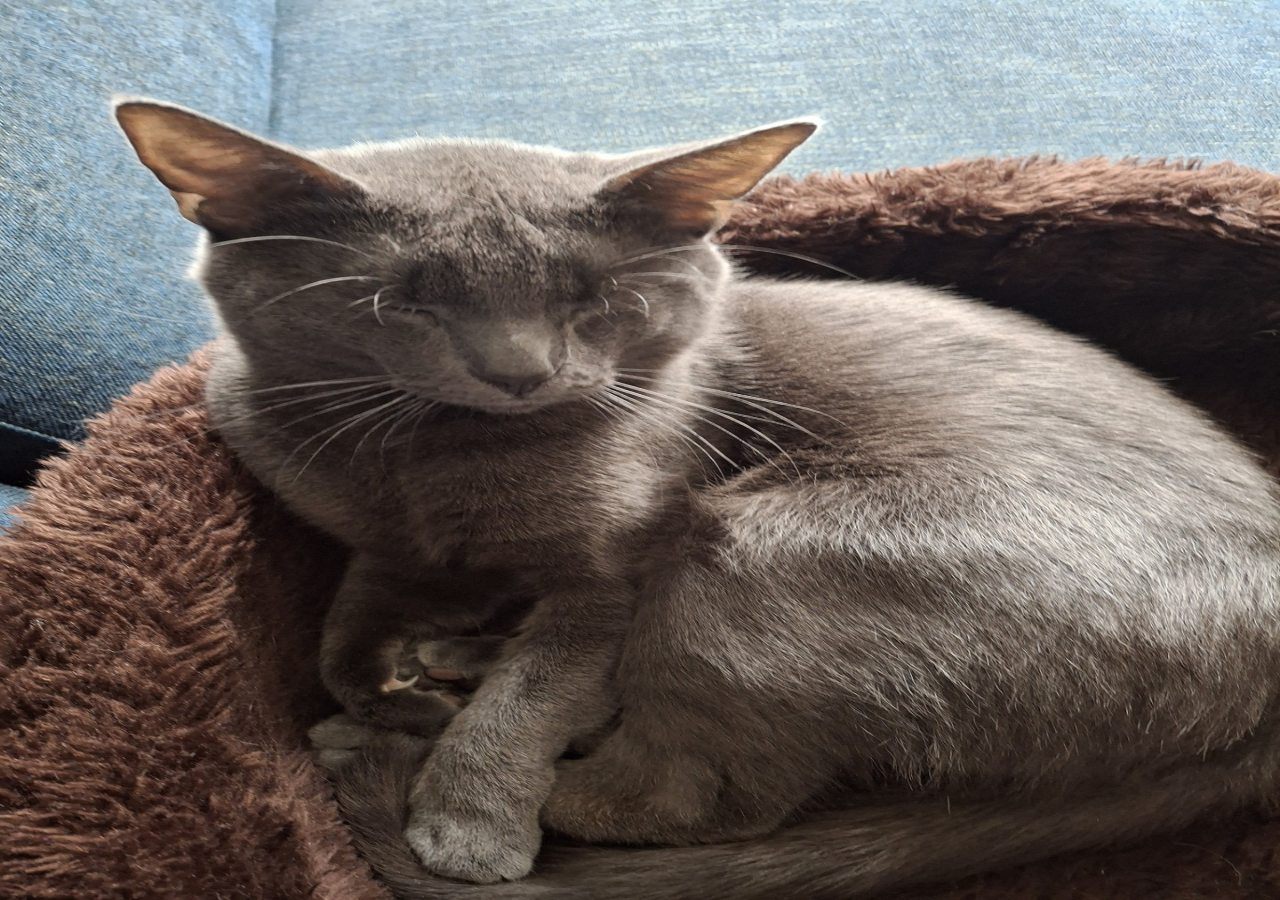
<file: Boudwijn/catmeme.html>
<!doctype html>

<html lang="en">
<head>
    <meta charset="UTF-8">
    <meta name="viewport" content="width=device-width, initial-scale=1.0">
    <meta http-equiv="X-UA-Compatible" content="ie=edge">
    <link rel="stylesheet" href="style.css">
    <title style="font-size: 30px">Boudewijns Portfolio</title>
</head>

<img src="img/Kat%20foto.jpg" height="100%" width="100%">
</file>
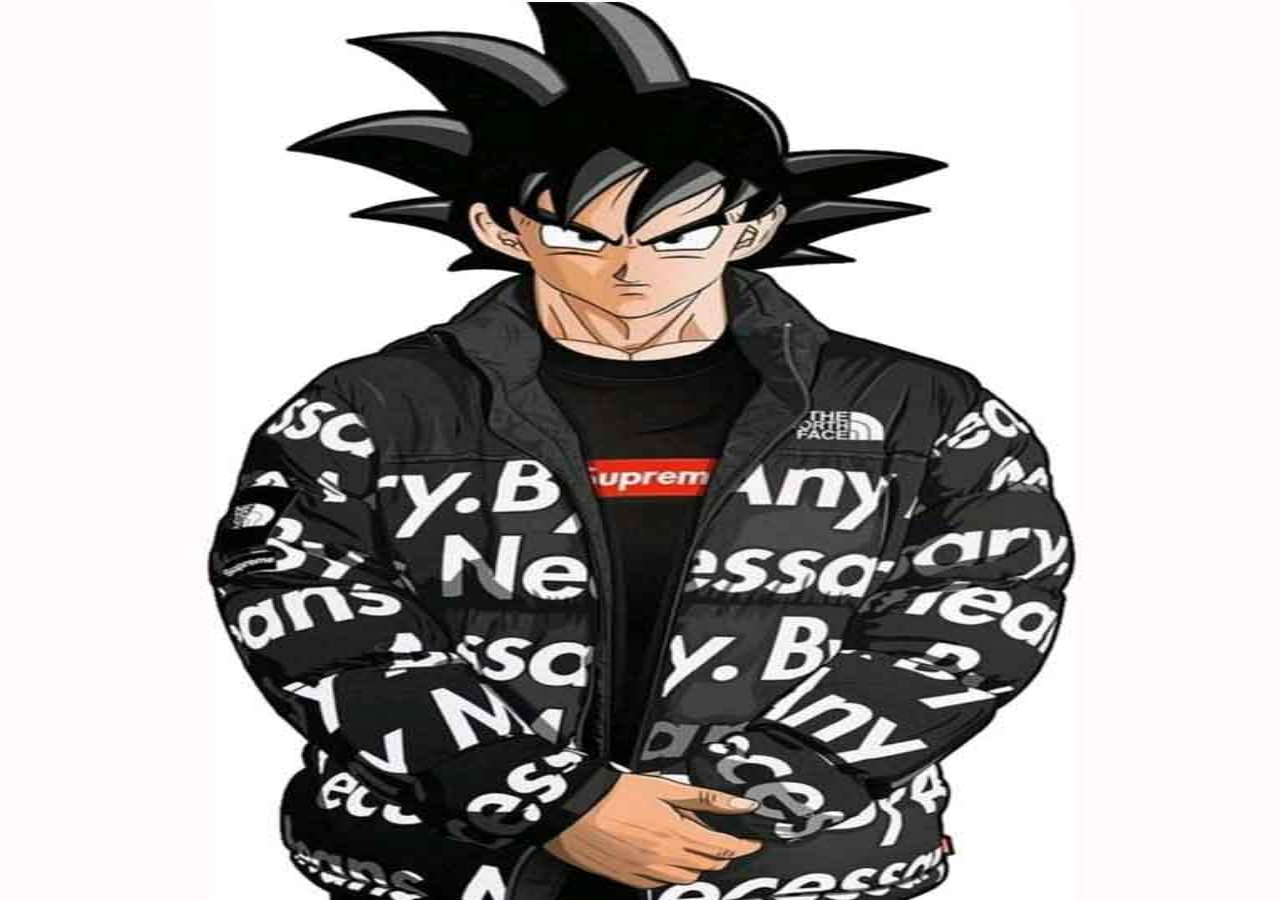
<file: Boudwijn/dripgoku.html>
<!doctype html>

<html lang="en">
<head>
    <meta charset="UTF-8">
    <meta name="viewport" content="width=device-width, initial-scale=1.0">
    <meta http-equiv="X-UA-Compatible" content="ie=edge">
    <link rel="stylesheet" href="style.css">
    <title style="font-size: 30px">Boudewijns Portfolio</title>
</head>

<img src="img/Goku-Drip-Jacket.jpg" height="100%" width="100%">
</file>
<file: Boudwijn/style.css>
*{
    box-sizing: border-box;
    margin: 0;
    padding: 0;
    /*border: 1px solid black;*/
}

html, body {
    height: 100%;
    font-family: Arial, sans-serif;
    background-color: #fff
}

body {
    display: flex;
    flex-direction: column;
}

header {
    background-color: #f0f0f0;
    padding: 20px;
    text-align: center;
}

.container {
    display: flex;
    flex-grow: 1;
    width: 100%;
}

.sidebar {
    width: 200px;
    background-color: #f0f0f0;
    padding: 10px;
    display: flex;
    flex-direction: column;
}

button {
    margin: 5px 0;
    width: 100%;
    padding: 10px;
    font-size: 16px;
    cursor: pointer;
    border: 1px solid #ccc;
    background-color: white;
    transition: background-color 0.3s;
}

.sidebar button:hover {
    background-color: #886c96;
}

.main-area {
    flex-grow: 1;
    padding: 20px;
    background-color: #fafafa;
    overflow-y: auto;
}

footer {
    background-color: #f0f0f0;
    text-align: center;
    padding: 10px;
}/*Met docent gemaakt*/

.tekst{
    margin-top: 30px;
    width: 600px;
}

.img{
    margin-right: 30px;
}

.Ervaring{
    font-size: 17px;
    width: 500px;
}

.leuk{
    font-size: 17px;
    width: 500px;
}

.tekstimg{
    margin-top: 30px;
    display: flex;
    flex-direction: row;
    justify-content: space-around;
}
</file>
